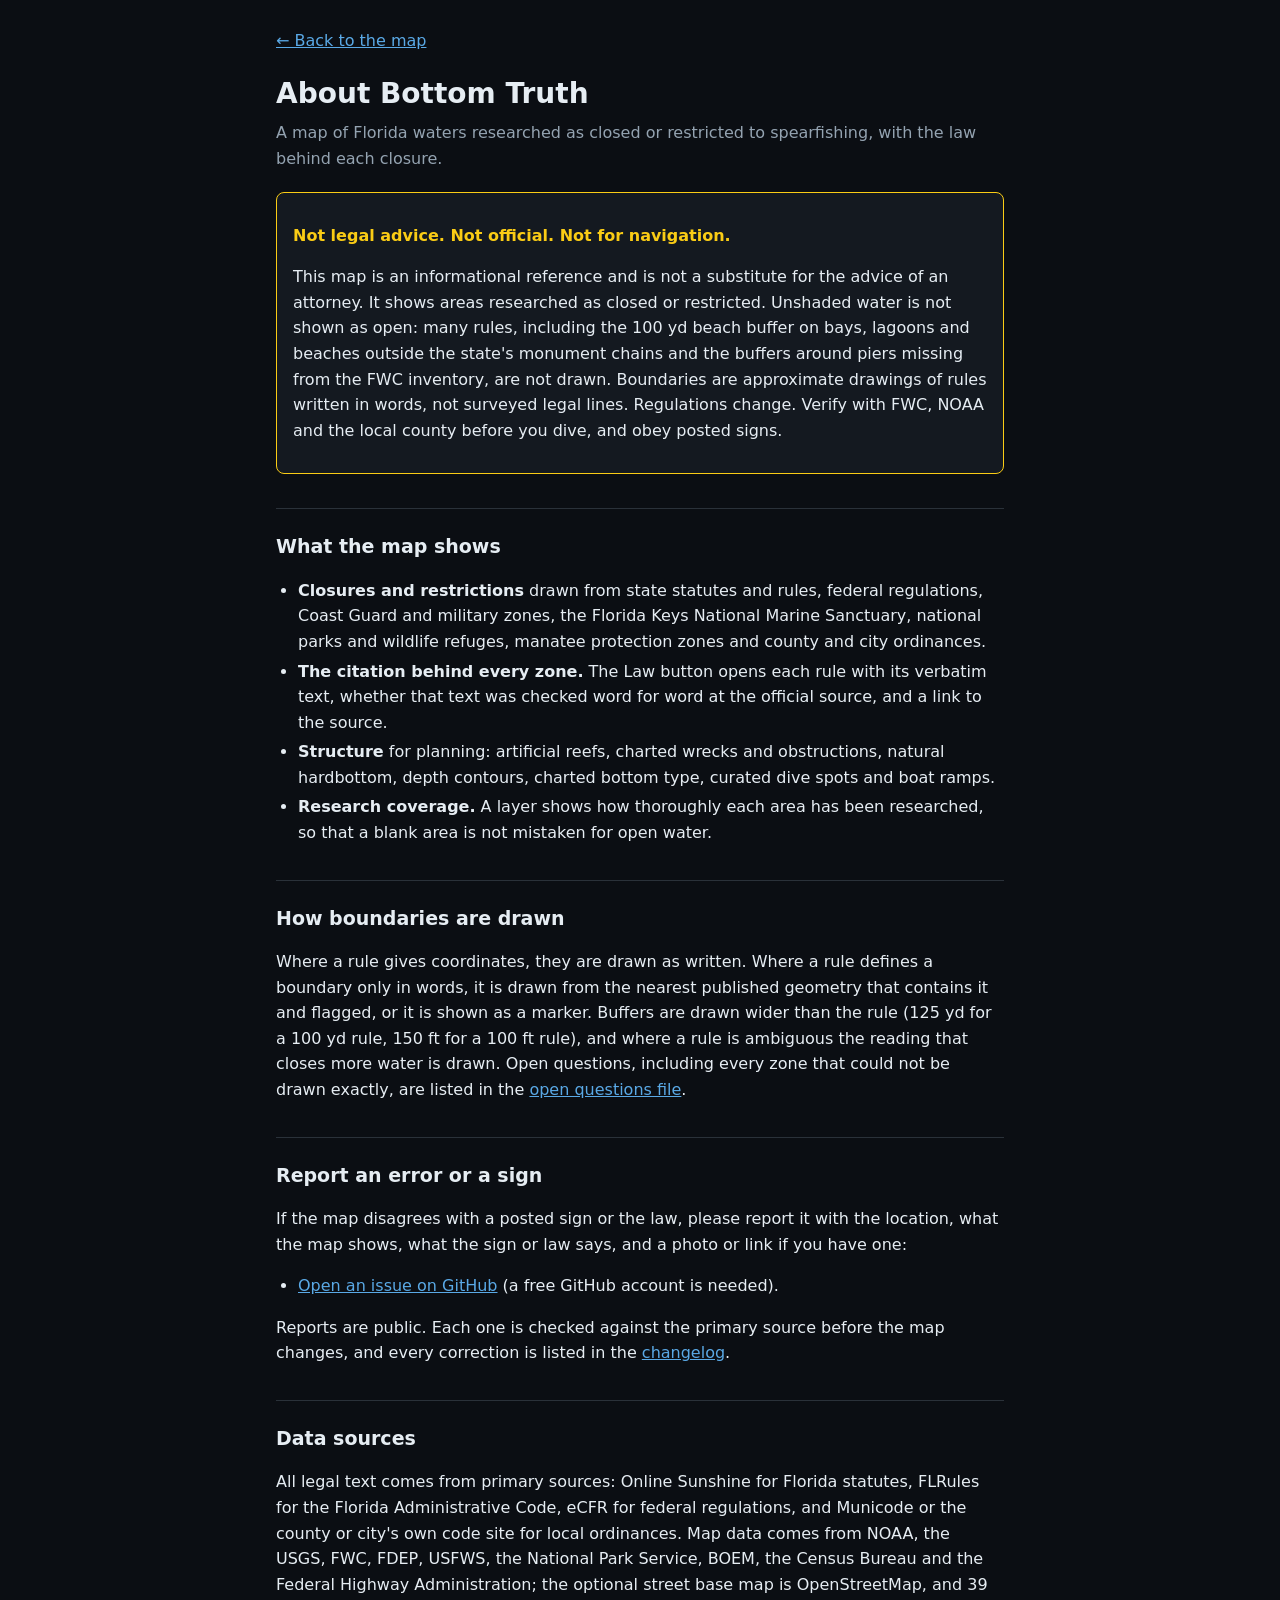
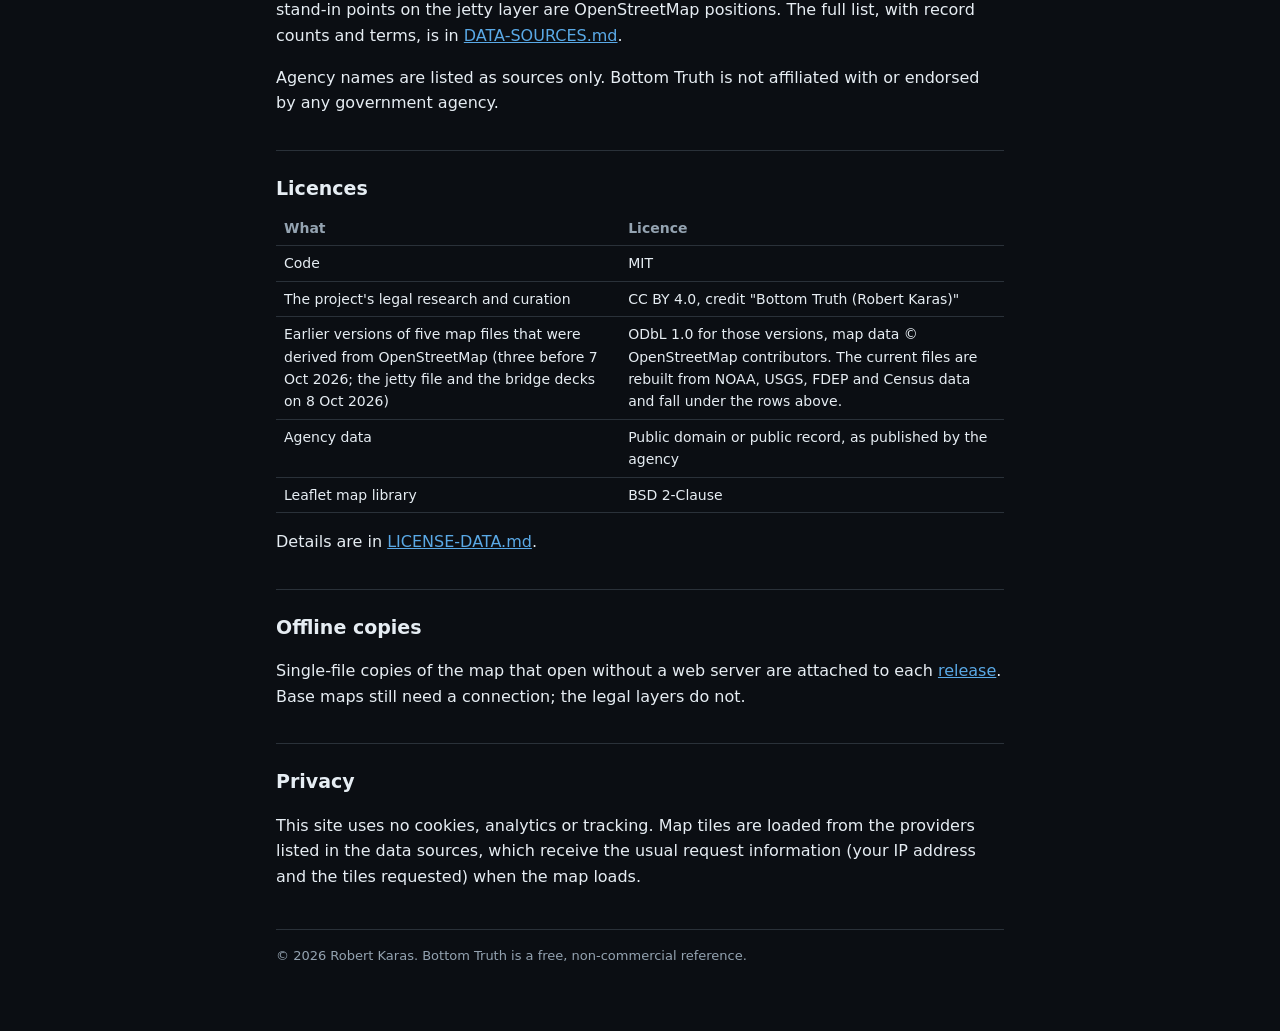
<file: about.html>
<!DOCTYPE html>
<html lang="en"><head><meta charset="utf-8">
<meta name="viewport" content="width=device-width,initial-scale=1">
<title>About Bottom Truth</title>
<meta name="description" content="What Bottom Truth is, what it is not, where its data comes from, its licences, and how to report an error.">
<link rel="icon" href="favicon.svg" type="image/svg+xml">
<style>
:root{--bg:#0b0e13;--panel:#141920;--line:#2a3139;--txt:#e6edf3;--dim:#94a3b1;--acc:#5aa9e6;--warn:#facc15}
*{box-sizing:border-box}
body{margin:0;background:var(--bg);color:var(--txt);font:16px/1.6 system-ui,-apple-system,"Segoe UI",Roboto,sans-serif}
main{max-width:760px;margin:0 auto;padding:28px 16px 64px}
a{color:var(--acc)}
h1{font-size:28px;margin:0 0 4px}
h1+p{color:var(--dim);margin-top:0}
h2{font-size:19px;margin:34px 0 8px;border-top:1px solid var(--line);padding-top:22px}
.notice{background:var(--panel);border:1px solid var(--warn);border-radius:8px;padding:14px 16px;margin:20px 0}
.notice b{color:var(--warn)}
ul{padding-left:22px}
li{margin:4px 0}
table{border-collapse:collapse;width:100%;font-size:14px}
th,td{border-bottom:1px solid var(--line);text-align:left;padding:6px 8px;vertical-align:top}
th{color:var(--dim);font-weight:600}
.back{display:inline-block;margin-bottom:18px}
footer{color:var(--dim);font-size:13px;margin-top:40px;border-top:1px solid var(--line);padding-top:16px}
</style>
</head><body><main>
<a class="back" href="./">&larr; Back to the map</a>
<h1>About Bottom Truth</h1>
<p>A map of Florida waters researched as closed or restricted to spearfishing, with the law behind each closure.</p>

<div class="notice" role="note">
<p><b>Not legal advice. Not official. Not for navigation.</b></p>
<p>This map is an informational reference and is not a substitute for the advice of an attorney. It
shows areas researched as closed or restricted. Unshaded water is not shown as open: many rules,
including the 100 yd beach buffer on bays, lagoons and beaches outside the state's monument chains
and the buffers around piers missing from the FWC inventory, are not drawn. Boundaries are approximate drawings of rules written in words, not
surveyed legal lines. Regulations change. Verify with FWC, NOAA and the local county before you dive,
and obey posted signs.</p>
</div>

<h2>What the map shows</h2>
<ul>
<li><b>Closures and restrictions</b> drawn from state statutes and rules, federal regulations, Coast
Guard and military zones, the Florida Keys National Marine Sanctuary, national parks and wildlife
refuges, manatee protection zones and county and city ordinances.</li>
<li><b>The citation behind every zone.</b> The Law button opens each rule with its verbatim text,
whether that text was checked word for word at the official source, and a link to the source.</li>
<li><b>Structure</b> for planning: artificial reefs, charted wrecks and obstructions, natural
hardbottom, depth contours, charted bottom type, curated dive spots and boat ramps.</li>
<li><b>Research coverage.</b> A layer shows how thoroughly each area has been researched, so that a
blank area is not mistaken for open water.</li>
</ul>

<h2>How boundaries are drawn</h2>
<p>Where a rule gives coordinates, they are drawn as written. Where a rule defines a boundary only in
words, it is drawn from the nearest published geometry that contains it and flagged, or it is shown
as a marker. Buffers are drawn wider than the rule (125 yd for a 100 yd rule, 150 ft for a 100 ft
rule), and where a rule is ambiguous the reading that closes more water is drawn. Open questions,
including every zone that could not be drawn exactly, are listed in the
<a href="https://github.com/Rowow1/hardbottom/blob/main/OPEN-QUESTIONS.md">open questions file</a>.</p>

<h2>Report an error or a sign</h2>
<p>If the map disagrees with a posted sign or the law, please report it with the location, what the
map shows, what the sign or law says, and a photo or link if you have one:</p>
<ul>
<li><a href="https://github.com/Rowow1/hardbottom/issues/new/choose">Open an issue on GitHub</a> (a free GitHub account is needed).</li>
</ul>
<p>Reports are public. Each one is checked against the primary source before the map changes, and
every correction is listed in the <a href="https://github.com/Rowow1/hardbottom/blob/main/CHANGELOG.md">changelog</a>.</p>

<h2>Data sources</h2>
<p>All legal text comes from primary sources: Online Sunshine for Florida statutes, FLRules for the
Florida Administrative Code, eCFR for federal regulations, and Municode or the county or city's own
code site for local ordinances. Map data comes from NOAA, the USGS, FWC, FDEP, USFWS, the National
Park Service, BOEM, the Census Bureau and the Federal Highway Administration; the optional street base
map is OpenStreetMap, and 39 stand-in points on the jetty layer are OpenStreetMap positions. The full list,
with record counts and terms, is in
<a href="https://github.com/Rowow1/hardbottom/blob/main/DATA-SOURCES.md">DATA-SOURCES.md</a>.</p>
<p>Agency names are listed as sources only. Bottom Truth is not affiliated with or endorsed by any
government agency.</p>

<h2>Licences</h2>
<table>
<tr><th>What</th><th>Licence</th></tr>
<tr><td>Code</td><td>MIT</td></tr>
<tr><td>The project's legal research and curation</td><td>CC BY 4.0, credit "Bottom Truth (Robert Karas)"</td></tr>
<tr><td>Earlier versions of five map files that were derived from OpenStreetMap (three before 7 Oct 2026; the jetty file and the bridge decks on 8 Oct 2026)</td><td>ODbL 1.0 for those versions, map data &copy; OpenStreetMap contributors. The current files are rebuilt from NOAA, USGS, FDEP and Census data and fall under the rows above.</td></tr>
<tr><td>Agency data</td><td>Public domain or public record, as published by the agency</td></tr>
<tr><td>Leaflet map library</td><td>BSD 2-Clause</td></tr>
</table>
<p>Details are in <a href="https://github.com/Rowow1/hardbottom/blob/main/LICENSE-DATA.md">LICENSE-DATA.md</a>.</p>

<h2>Offline copies</h2>
<p>Single-file copies of the map that open without a web server are attached to each
<a href="https://github.com/Rowow1/hardbottom/releases">release</a>. Base maps still need a
connection; the legal layers do not.</p>

<h2>Privacy</h2>
<p>This site uses no cookies, analytics or tracking. Map tiles are loaded from the providers listed
in the data sources, which receive the usual request information (your IP address and the tiles
requested) when the map loads.</p>

<footer>&copy; 2026 Robert Karas. Bottom Truth is a free, non-commercial reference.</footer>
</main></body></html>
</file>
